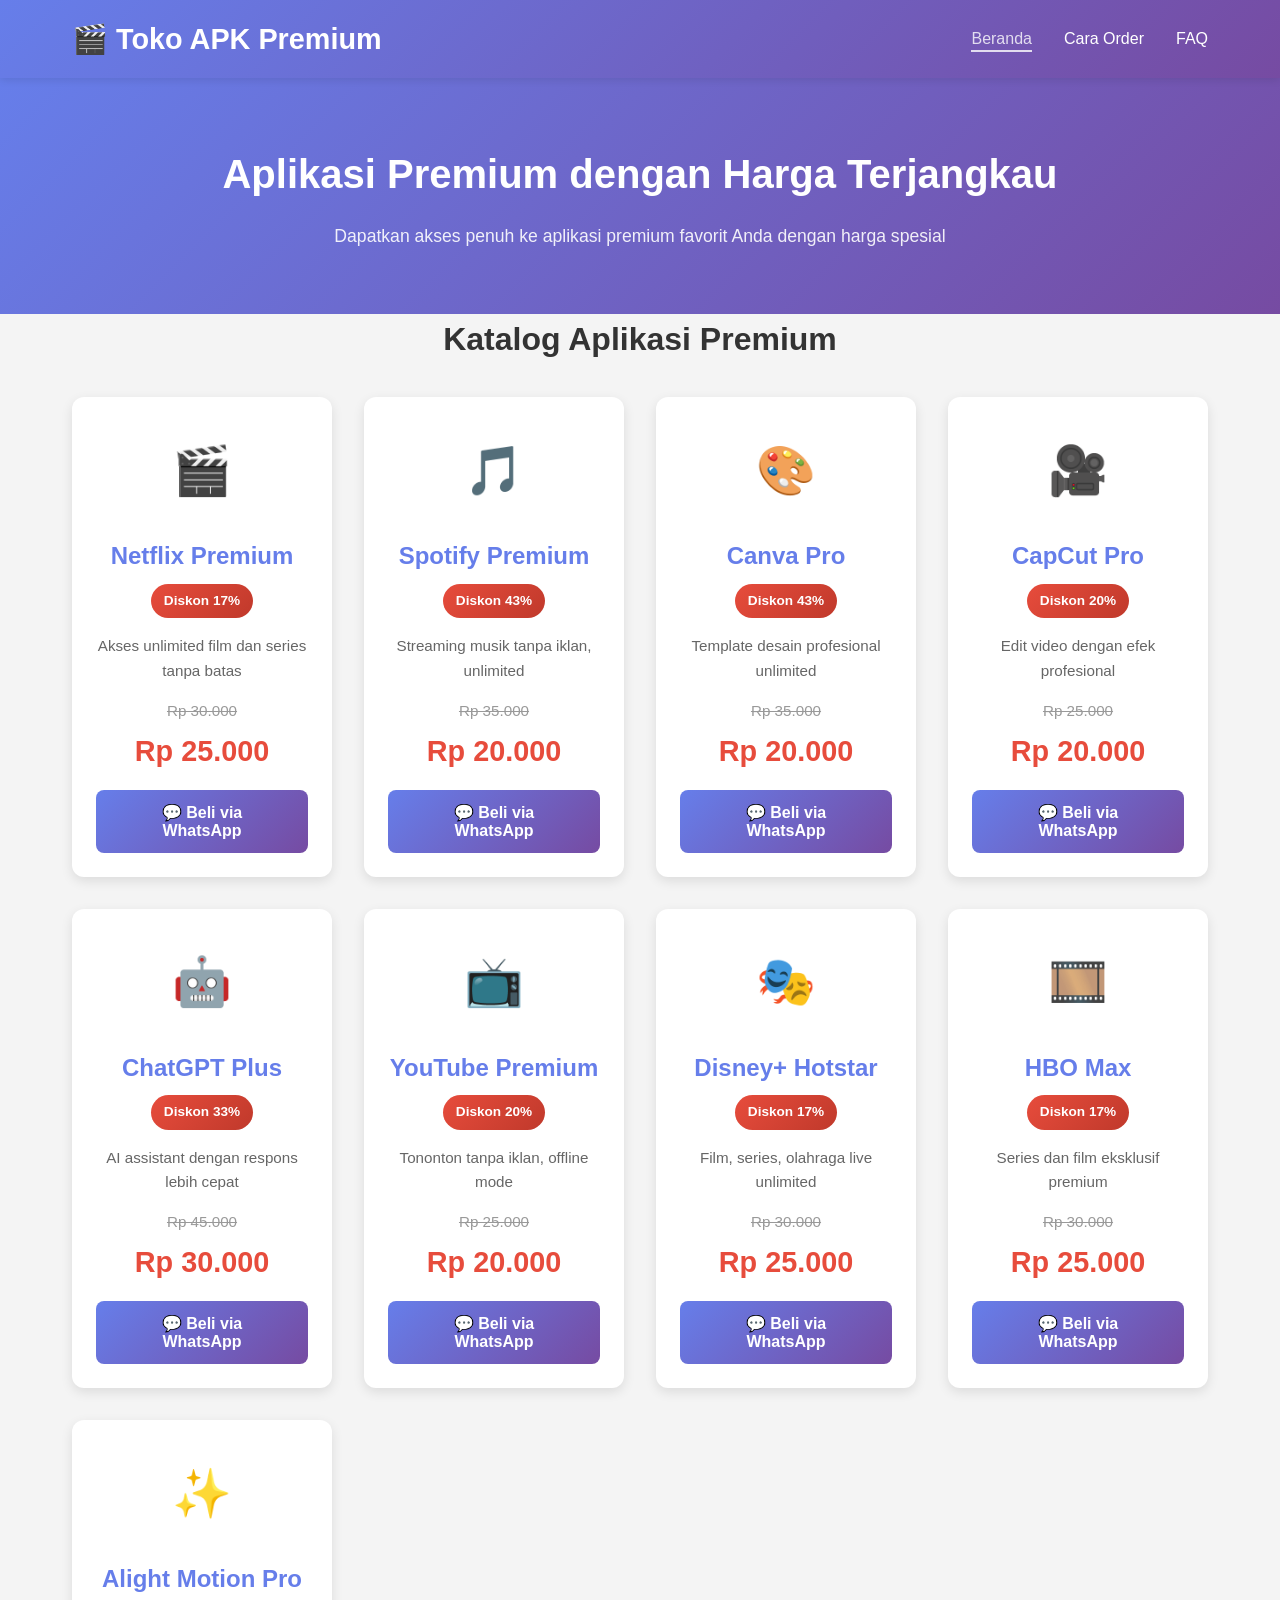
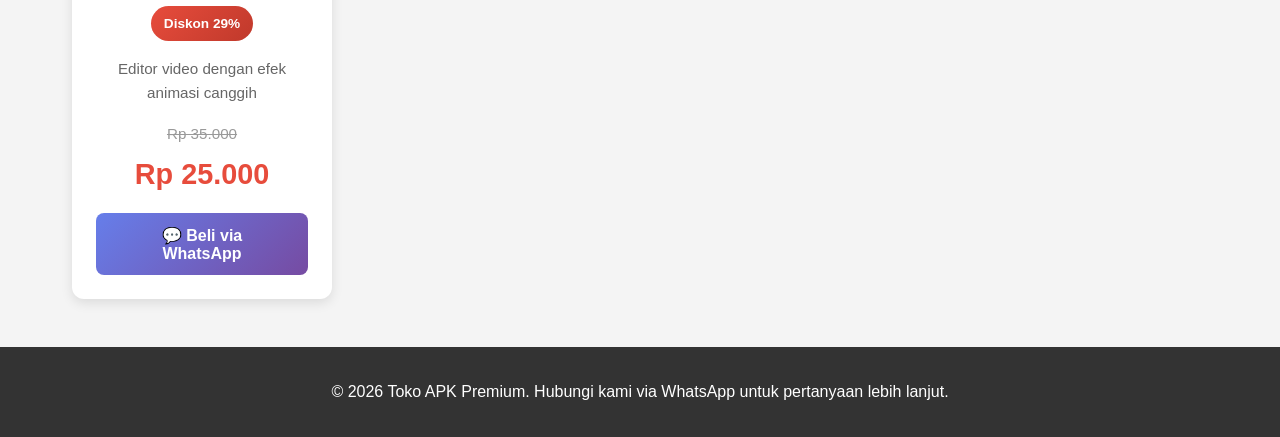
<file: index.html>
<!DOCTYPE html>
<html lang="id">
<head>
    <meta charset="UTF-8">
    <meta name="viewport" content="width=device-width, initial-scale=1.0">
    <title>Toko APK Premium - Netflix, Spotify, Canva Pro & Lebih</title>
    <link rel="stylesheet" href="style.css">
</head>
<body>
    <nav class="navbar">
        <div class="container">
            <div class="logo">
                <h1>🎬 Toko APK Premium</h1>
            </div>
            <ul class="nav-links">
                <li><a href="index.html" class="active">Beranda</a></li>
                <li><a href="cara-order.html">Cara Order</a></li>
                <li><a href="faq.html">FAQ</a></li>
            </ul>
        </div>
    </nav>

    <header class="hero">
        <div class="container">
            <h1>Aplikasi Premium dengan Harga Terjangkau</h1>
            <p>Dapatkan akses penuh ke aplikasi premium favorit Anda dengan harga spesial</p>
        </div>
    </header>

    <main class="container">
        <section class="products">
            <h2>Katalog Aplikasi Premium</h2>
            <div class="products-grid" id="productsGrid">
                <!-- Produk akan dimuat dari JavaScript -->
            </div>
        </section>
    </main>

    <footer class="footer">
        <p>&copy; 2026 Toko APK Premium. Hubungi kami via WhatsApp untuk pertanyaan lebih lanjut.</p>
    </footer>

    <script src="script.js"></script>
</body>
</html>
</file>
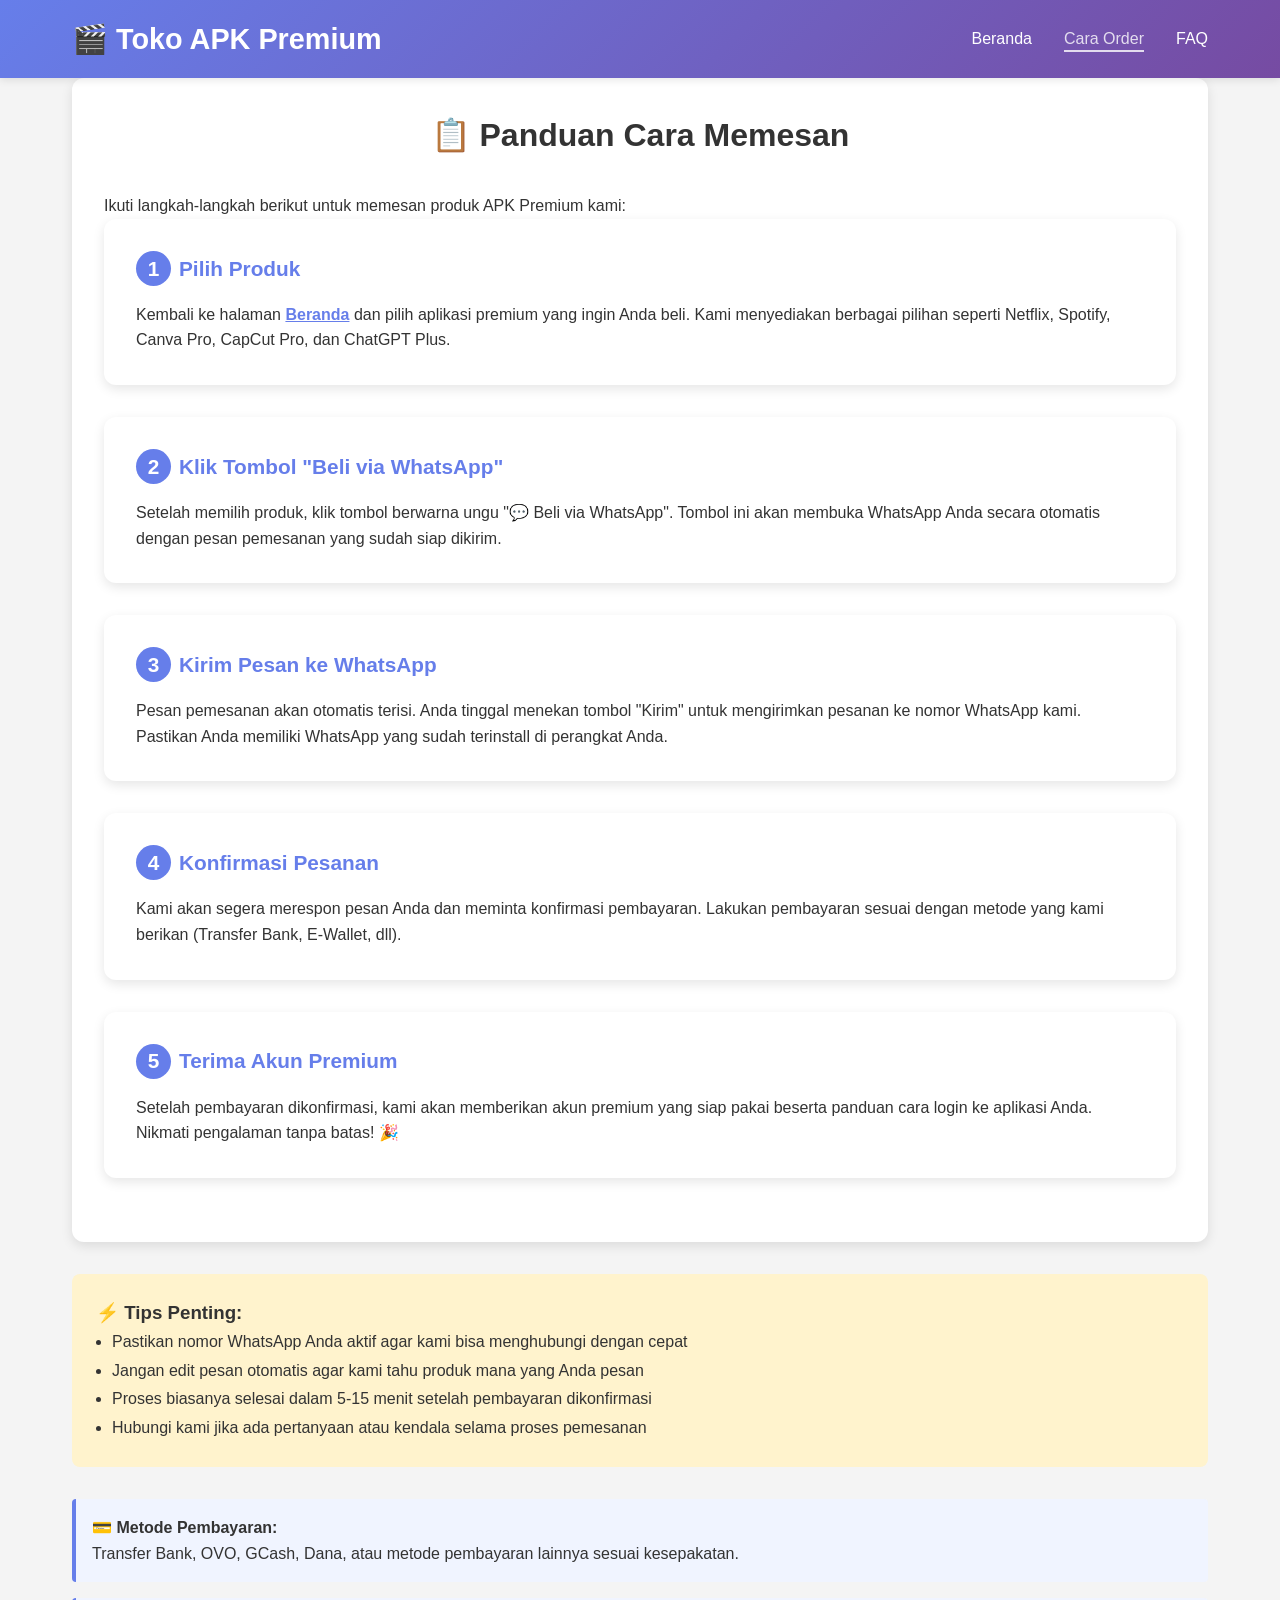
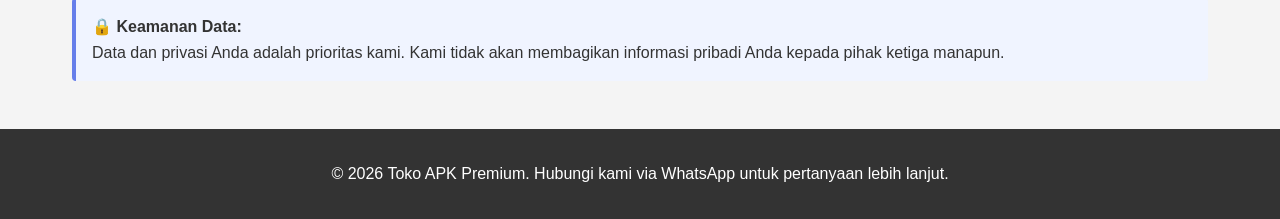
<file: cara-order.html>
<!DOCTYPE html>
<html lang="id">
<head>
    <meta charset="UTF-8">
    <meta name="viewport" content="width=device-width, initial-scale=1.0">
    <title>Cara Order - Toko APK Premium</title>
    <link rel="stylesheet" href="style.css">
    <style>
        .guide-section {
            background: white;
            padding: 2rem;
            border-radius: 12px;
            margin-bottom: 2rem;
            box-shadow: 0 4px 12px rgba(0, 0, 0, 0.1);
        }

        .guide-section h3 {
            color: #667eea;
            font-size: 1.3rem;
            margin-bottom: 1rem;
            display: flex;
            align-items: center;
            gap: 0.5rem;
        }

        .step-number {
            background: #667eea;
            color: white;
            width: 35px;
            height: 35px;
            border-radius: 50%;
            display: flex;
            align-items: center;
            justify-content: center;
            font-weight: bold;
        }

        .guide-section ol {
            margin-left: 1rem;
            line-height: 2;
        }

        .guide-section li {
            margin-bottom: 0.5rem;
            color: #555;
        }

        .info-box {
            background: #f0f4ff;
            border-left: 4px solid #667eea;
            padding: 1rem;
            margin: 1rem 0;
            border-radius: 4px;
        }

        .highlight {
            background: #fff3cd;
            padding: 1.5rem;
            border-radius: 8px;
            margin: 2rem 0;
        }
    </style>
</head>
<body>
    <nav class="navbar">
        <div class="container">
            <div class="logo">
                <h1>🎬 Toko APK Premium</h1>
            </div>
            <ul class="nav-links">
                <li><a href="index.html">Beranda</a></li>
                <li><a href="cara-order.html" class="active">Cara Order</a></li>
                <li><a href="faq.html">FAQ</a></li>
            </ul>
        </div>
    </nav>

    <main class="container">
        <section class="guide-section">
            <h2>📋 Panduan Cara Memesan</h2>
            <p>Ikuti langkah-langkah berikut untuk memesan produk APK Premium kami:</p>

            <div class="guide-section">
                <h3><span class="step-number">1</span> Pilih Produk</h3>
                <p>Kembali ke halaman <a href="index.html" style="color: #667eea; font-weight: 600;">Beranda</a> dan pilih aplikasi premium yang ingin Anda beli. Kami menyediakan berbagai pilihan seperti Netflix, Spotify, Canva Pro, CapCut Pro, dan ChatGPT Plus.</p>
            </div>

            <div class="guide-section">
                <h3><span class="step-number">2</span> Klik Tombol "Beli via WhatsApp"</h3>
                <p>Setelah memilih produk, klik tombol berwarna ungu "💬 Beli via WhatsApp". Tombol ini akan membuka WhatsApp Anda secara otomatis dengan pesan pemesanan yang sudah siap dikirim.</p>
            </div>

            <div class="guide-section">
                <h3><span class="step-number">3</span> Kirim Pesan ke WhatsApp</h3>
                <p>Pesan pemesanan akan otomatis terisi. Anda tinggal menekan tombol "Kirim" untuk mengirimkan pesanan ke nomor WhatsApp kami. Pastikan Anda memiliki WhatsApp yang sudah terinstall di perangkat Anda.</p>
            </div>

            <div class="guide-section">
                <h3><span class="step-number">4</span> Konfirmasi Pesanan</h3>
                <p>Kami akan segera merespon pesan Anda dan meminta konfirmasi pembayaran. Lakukan pembayaran sesuai dengan metode yang kami berikan (Transfer Bank, E-Wallet, dll).</p>
            </div>

            <div class="guide-section">
                <h3><span class="step-number">5</span> Terima Akun Premium</h3>
                <p>Setelah pembayaran dikonfirmasi, kami akan memberikan akun premium yang siap pakai beserta panduan cara login ke aplikasi Anda. Nikmati pengalaman tanpa batas! 🎉</p>
            </div>
        </section>

        <div class="highlight">
            <h3>⚡ Tips Penting:</h3>
            <ul style="margin-left: 1rem; line-height: 1.8;">
                <li>Pastikan nomor WhatsApp Anda aktif agar kami bisa menghubungi dengan cepat</li>
                <li>Jangan edit pesan otomatis agar kami tahu produk mana yang Anda pesan</li>
                <li>Proses biasanya selesai dalam 5-15 menit setelah pembayaran dikonfirmasi</li>
                <li>Hubungi kami jika ada pertanyaan atau kendala selama proses pemesanan</li>
            </ul>
        </div>

        <div class="info-box">
            <strong>💳 Metode Pembayaran:</strong>
            <p>Transfer Bank, OVO, GCash, Dana, atau metode pembayaran lainnya sesuai kesepakatan.</p>
        </div>

        <div class="info-box">
            <strong>🔒 Keamanan Data:</strong>
            <p>Data dan privasi Anda adalah prioritas kami. Kami tidak akan membagikan informasi pribadi Anda kepada pihak ketiga manapun.</p>
        </div>
    </main>

    <footer class="footer">
        <p>&copy; 2026 Toko APK Premium. Hubungi kami via WhatsApp untuk pertanyaan lebih lanjut.</p>
    </footer>
</body>
</html>
</file>
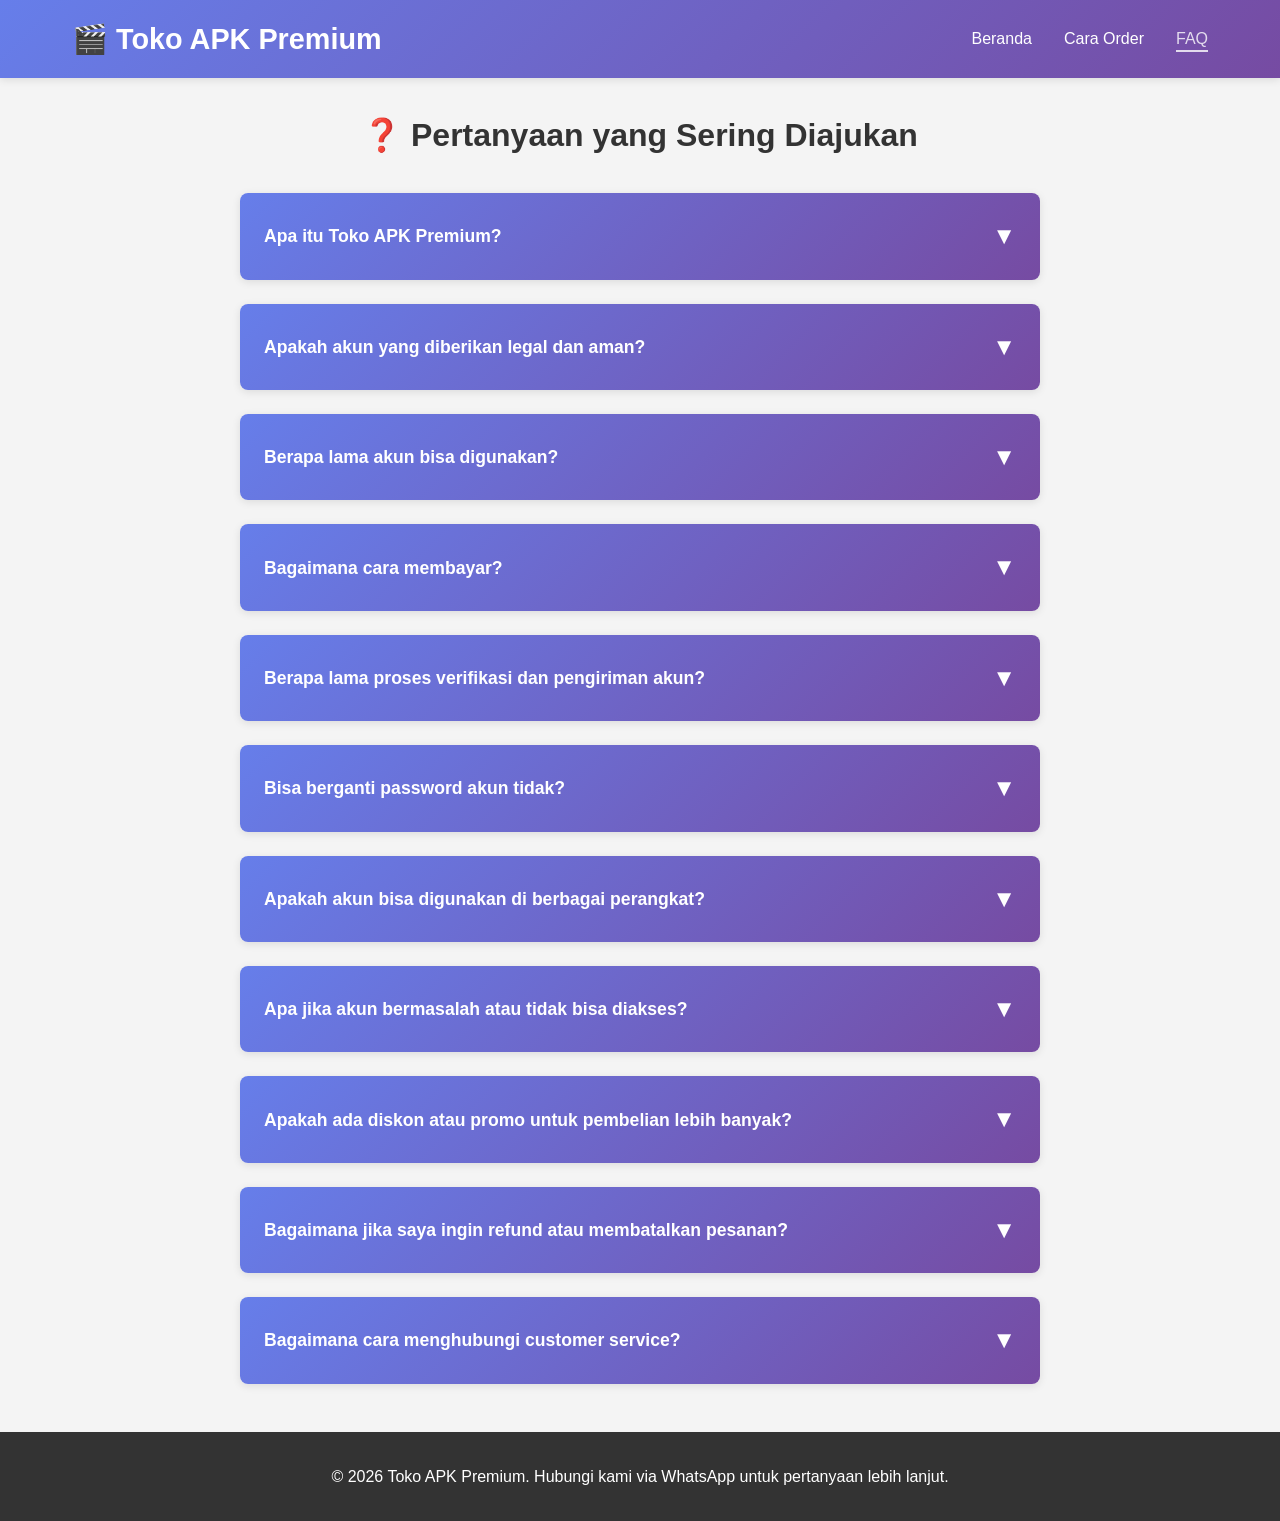
<file: faq.html>
<!DOCTYPE html>
<html lang="id">
<head>
    <meta charset="UTF-8">
    <meta name="viewport" content="width=device-width, initial-scale=1.0">
    <title>FAQ - Toko APK Premium</title>
    <link rel="stylesheet" href="style.css">
    <style>
        .faq-container {
            max-width: 800px;
            margin: 2rem auto;
        }

        .faq-item {
            background: white;
            margin-bottom: 1.5rem;
            border-radius: 8px;
            overflow: hidden;
            box-shadow: 0 2px 8px rgba(0, 0, 0, 0.1);
        }

        .faq-question {
            background: linear-gradient(135deg, #667eea 0%, #764ba2 100%);
            color: white;
            padding: 1.5rem;
            cursor: pointer;
            display: flex;
            justify-content: space-between;
            align-items: center;
            font-size: 1.1rem;
            font-weight: 600;
            user-select: none;
            transition: background 0.3s;
        }

        .faq-question:hover {
            opacity: 0.9;
        }

        .faq-icon {
            font-size: 1.5rem;
            transition: transform 0.3s;
        }

        .faq-item.active .faq-icon {
            transform: rotate(180deg);
        }

        .faq-answer {
            padding: 1.5rem;
            color: #555;
            display: none;
            line-height: 1.8;
            border-top: 1px solid #eee;
        }

        .faq-item.active .faq-answer {
            display: block;
            animation: slideDown 0.3s ease;
        }

        @keyframes slideDown {
            from {
                opacity: 0;
                transform: translateY(-10px);
            }
            to {
                opacity: 1;
                transform: translateY(0);
            }
        }

        .faq-answer a {
            color: #667eea;
            text-decoration: none;
            font-weight: 600;
        }

        .faq-answer a:hover {
            text-decoration: underline;
        }
    </style>
</head>
<body>
    <nav class="navbar">
        <div class="container">
            <div class="logo">
                <h1>🎬 Toko APK Premium</h1>
            </div>
            <ul class="nav-links">
                <li><a href="index.html">Beranda</a></li>
                <li><a href="cara-order.html">Cara Order</a></li>
                <li><a href="faq.html" class="active">FAQ</a></li>
            </ul>
        </div>
    </nav>

    <main class="container">
        <section>
            <h2 style="text-align: center; font-size: 2rem; margin: 2rem 0;">❓ Pertanyaan yang Sering Diajukan</h2>
            
            <div class="faq-container">
                <div class="faq-item">
                    <div class="faq-question" onclick="toggleFAQ(this)">
                        <span>Apa itu Toko APK Premium?</span>
                        <span class="faq-icon">▼</span>
                    </div>
                    <div class="faq-answer">
                        Toko APK Premium adalah toko digital yang menyediakan akun premium untuk aplikasi-aplikasi populer seperti Netflix, Spotify, Canva Pro, CapCut Pro, dan ChatGPT Plus dengan harga yang lebih terjangkau dibanding membeli langsung.
                    </div>
                </div>

                <div class="faq-item">
                    <div class="faq-question" onclick="toggleFAQ(this)">
                        <span>Apakah akun yang diberikan legal dan aman?</span>
                        <span class="faq-icon">▼</span>
                    </div>
                    <div class="faq-answer">
                        Ya, semua akun yang kami jual adalah akun resmi yang dibeli langsung dari penyedia layanan. Kami tidak melakukan crack atau modifikasi ilegal. Akun Anda dijamin aman dan dapat digunakan sesuai dengan kebijakan platform masing-masing.
                    </div>
                </div>

                <div class="faq-item">
                    <div class="faq-question" onclick="toggleFAQ(this)">
                        <span>Berapa lama akun bisa digunakan?</span>
                        <span class="faq-icon">▼</span>
                    </div>
                    <div class="faq-answer">
                        Durasi akun tergantung paket yang Anda pilih. Umumnya, akun dapat digunakan selama 1 bulan hingga 1 tahun. Detail durasi akan dijelaskan saat Anda melakukan pemesanan. Kami juga menyediakan layanan perpanjangan akun.
                    </div>
                </div>

                <div class="faq-item">
                    <div class="faq-question" onclick="toggleFAQ(this)">
                        <span>Bagaimana cara membayar?</span>
                        <span class="faq-icon">▼</span>
                    </div>
                    <div class="faq-answer">
                        Kami menerima berbagai metode pembayaran termasuk:
                        <ul style="margin-top: 0.5rem;">
                            <li>Transfer Bank (BCA, Mandiri, BNI, dll)</li>
                            <li>E-Wallet (OVO, GCash, Dana, dll)</li>
                            <li>Metode pembayaran lainnya sesuai kesepakatan</li>
                        </ul>
                        Hubungi kami via WhatsApp untuk mendapatkan informasi rekening.
                    </div>
                </div>

                <div class="faq-item">
                    <div class="faq-question" onclick="toggleFAQ(this)">
                        <span>Berapa lama proses verifikasi dan pengiriman akun?</span>
                        <span class="faq-icon">▼</span>
                    </div>
                    <div class="faq-answer">
                        Setelah pembayaran dikonfirmasi, kami biasanya mengirimkan akun premium Anda dalam waktu 5-15 menit. Untuk kasus tertentu, mungkin membutuhkan waktu hingga 1 jam. Kami akan terus memberikan update melalui WhatsApp.
                    </div>
                </div>

                <div class="faq-item">
                    <div class="faq-question" onclick="toggleFAQ(this)">
                        <span>Bisa berganti password akun tidak?</span>
                        <span class="faq-icon">▼</span>
                    </div>
                    <div class="faq-answer">
                        Tentu bisa! Anda dapat mengubah password akun setelah menerimanya. Kami menyediakan panduan lengkap cara mengubah password di setiap aplikasi. Perubahan password tidak akan mempengaruhi masa berlaku akun premium Anda.
                    </div>
                </div>

                <div class="faq-item">
                    <div class="faq-question" onclick="toggleFAQ(this)">
                        <span>Apakah akun bisa digunakan di berbagai perangkat?</span>
                        <span class="faq-icon">▼</span>
                    </div>
                    <div class="faq-answer">
                        Ya, akun dapat digunakan di berbagai perangkat sesuai dengan kebijakan masing-masing aplikasi. Sebagian besar aplikasi mengizinkan login di 2-4 perangkat secara bersamaan. Untuk detail lebih lengkap, tanyakan saat melakukan pemesanan.
                    </div>
                </div>

                <div class="faq-item">
                    <div class="faq-question" onclick="toggleFAQ(this)">
                        <span>Apa jika akun bermasalah atau tidak bisa diakses?</span>
                        <span class="faq-icon">▼</span>
                    </div>
                    <div class="faq-answer">
                        Jangan khawatir! Kami memberikan garansi 100% kepuasan pelanggan. Jika ada masalah dengan akun, hubungi kami via WhatsApp dan kami akan segera memberikan solusi atau penggantian akun tanpa biaya tambahan.
                    </div>
                </div>

                <div class="faq-item">
                    <div class="faq-question" onclick="toggleFAQ(this)">
                        <span>Apakah ada diskon atau promo untuk pembelian lebih banyak?</span>
                        <span class="faq-icon">▼</span>
                    </div>
                    <div class="faq-answer">
                        Ada! Kami sering memberikan promo dan diskon khusus untuk pembelian dalam jumlah banyak atau bundling paket. Hubungi kami via WhatsApp untuk mengetahui penawaran terbaru dan dapatkan harga spesial.
                    </div>
                </div>

                <div class="faq-item">
                    <div class="faq-question" onclick="toggleFAQ(this)">
                        <span>Bagaimana jika saya ingin refund atau membatalkan pesanan?</span>
                        <span class="faq-icon">▼</span>
                    </div>
                    <div class="faq-answer">
                        Kebijakan refund kami adalah sebagai berikut:
                        <ul style="margin-top: 0.5rem;">
                            <li>Refund dapat dilakukan sebelum akun diaktifkan</li>
                            <li>Jika akun sudah diaktifkan, refund dapat dilakukan dalam 24 jam pertama dengan syarat dan ketentuan tertentu</li>
                            <li>Hubungi kami segera jika ingin membatalkan pesanan</li>
                        </ul>
                    </div>
                </div>

                <div class="faq-item">
                    <div class="faq-question" onclick="toggleFAQ(this)">
                        <span>Bagaimana cara menghubungi customer service?</span>
                        <span class="faq-icon">▼</span>
                    </div>
                    <div class="faq-answer">
                        Hubungi kami melalui WhatsApp dengan klik tombol "Beli via WhatsApp" atau hubungi langsung nomor WhatsApp kami. Kami siap membantu Anda setiap hari, jam operasional: 08:00 - 22:00 WIB. Respon cepat dan ramah customer service kami siap melayani pertanyaan Anda! 😊
                    </div>
                </div>
            </div>
        </section>
    </main>

    <footer class="footer">
        <p>&copy; 2026 Toko APK Premium. Hubungi kami via WhatsApp untuk pertanyaan lebih lanjut.</p>
    </footer>

    <script>
        function toggleFAQ(element) {
            const faqItem = element.closest('.faq-item');
            faqItem.classList.toggle('active');
        }
    </script>
</body>
</html>
</file>
<file: style.css>
* {
    margin: 0;
    padding: 0;
    box-sizing: border-box;
}

body {
    font-family: 'Segoe UI', Tahoma, Geneva, Verdana, sans-serif;
    line-height: 1.6;
    color: #333;
    background-color: #f4f4f4;
}

/* Navbar */
.navbar {
    background: linear-gradient(135deg, #667eea 0%, #764ba2 100%);
    color: white;
    padding: 1rem 0;
    position: sticky;
    top: 0;
    z-index: 100;
    box-shadow: 0 2px 8px rgba(0, 0, 0, 0.1);
}

.navbar .container {
    display: flex;
    justify-content: space-between;
    align-items: center;
}

.navbar .logo h1 {
    font-size: 1.8rem;
}

.nav-links {
    display: flex;
    list-style: none;
    gap: 2rem;
}

.nav-links a {
    color: white;
    text-decoration: none;
    font-weight: 500;
    transition: opacity 0.3s;
}

.nav-links a:hover,
.nav-links a.active {
    opacity: 0.8;
    border-bottom: 2px solid white;
    padding-bottom: 0.2rem;
}

/* Container */
.container {
    max-width: 1200px;
    margin: 0 auto;
    padding: 0 2rem;
}

/* Hero Section */
.hero {
    background: linear-gradient(135deg, #667eea 0%, #764ba2 100%);
    color: white;
    padding: 4rem 0;
    text-align: center;
}

.hero h1 {
    font-size: 2.5rem;
    margin-bottom: 1rem;
}

.hero p {
    font-size: 1.1rem;
    opacity: 0.9;
}

/* Main Section */
main {
    padding: 3rem 0;
}

main section h2 {
    text-align: center;
    font-size: 2rem;
    margin-bottom: 2rem;
    color: #333;
}

/* Products Grid */
.products-grid {
    display: grid;
    grid-template-columns: repeat(auto-fill, minmax(250px, 1fr));
    gap: 2rem;
    margin-bottom: 3rem;
}

.product-card {
    background: white;
    border-radius: 12px;
    overflow: hidden;
    box-shadow: 0 4px 12px rgba(0, 0, 0, 0.1);
    transition: transform 0.3s, box-shadow 0.3s;
    padding: 1.5rem;
    text-align: center;
}

.product-card:hover {
    transform: translateY(-8px);
    box-shadow: 0 8px 20px rgba(0, 0, 0, 0.15);
}

.product-logo {
    width: 100px;
    height: 100px;
    margin: 0 auto 1rem;
    font-size: 3rem;
    display: flex;
    align-items: center;
    justify-content: center;
}

.product-card h3 {
    font-size: 1.5rem;
    margin-bottom: 0.5rem;
    color: #667eea;
}

.product-card p {
    color: #666;
    margin-bottom: 1rem;
    font-size: 0.95rem;
}

.product-price {
    margin-bottom: 1rem;
    display: flex;
    flex-direction: column;
    gap: 0.3rem;
}

.original-price {
    font-size: 0.95rem;
    color: #999;
    text-decoration: line-through;
    font-weight: 500;
}

.promo-price {
    font-size: 1.8rem;
    font-weight: bold;
    color: #e74c3c;
}

.product-card .badge {
    display: inline-block;
    background: linear-gradient(135deg, #e74c3c 0%, #c0392b 100%);
    color: white;
    padding: 0.4rem 0.8rem;
    border-radius: 20px;
    font-size: 0.85rem;
    margin-bottom: 1rem;
    font-weight: 600;
}

.btn-beli {
    background: linear-gradient(135deg, #667eea 0%, #764ba2 100%);
    color: white;
    border: none;
    padding: 0.8rem 1.5rem;
    border-radius: 8px;
    font-size: 1rem;
    font-weight: 600;
    cursor: pointer;
    transition: transform 0.2s, box-shadow 0.2s;
    width: 100%;
}

.btn-beli:hover {
    transform: scale(1.05);
    box-shadow: 0 4px 12px rgba(102, 126, 234, 0.4);
}

.btn-beli:active {
    transform: scale(0.98);
}

/* Footer */
.footer {
    background: #333;
    color: white;
    text-align: center;
    padding: 2rem;
    margin-top: 3rem;
}

/* Responsive */
@media (max-width: 768px) {
    .nav-links {
        gap: 1rem;
    }

    .hero h1 {
        font-size: 1.8rem;
    }

    .products-grid {
        grid-template-columns: repeat(auto-fill, minmax(200px, 1fr));
        gap: 1.5rem;
    }

    .product-card {
        padding: 1rem;
    }
}

@media (max-width: 480px) {
    .navbar .container {
        flex-direction: column;
        gap: 1rem;
    }

    .nav-links {
        flex-direction: column;
        gap: 0.5rem;
    }

    .products-grid {
        grid-template-columns: 1fr;
    }
}
</file>
